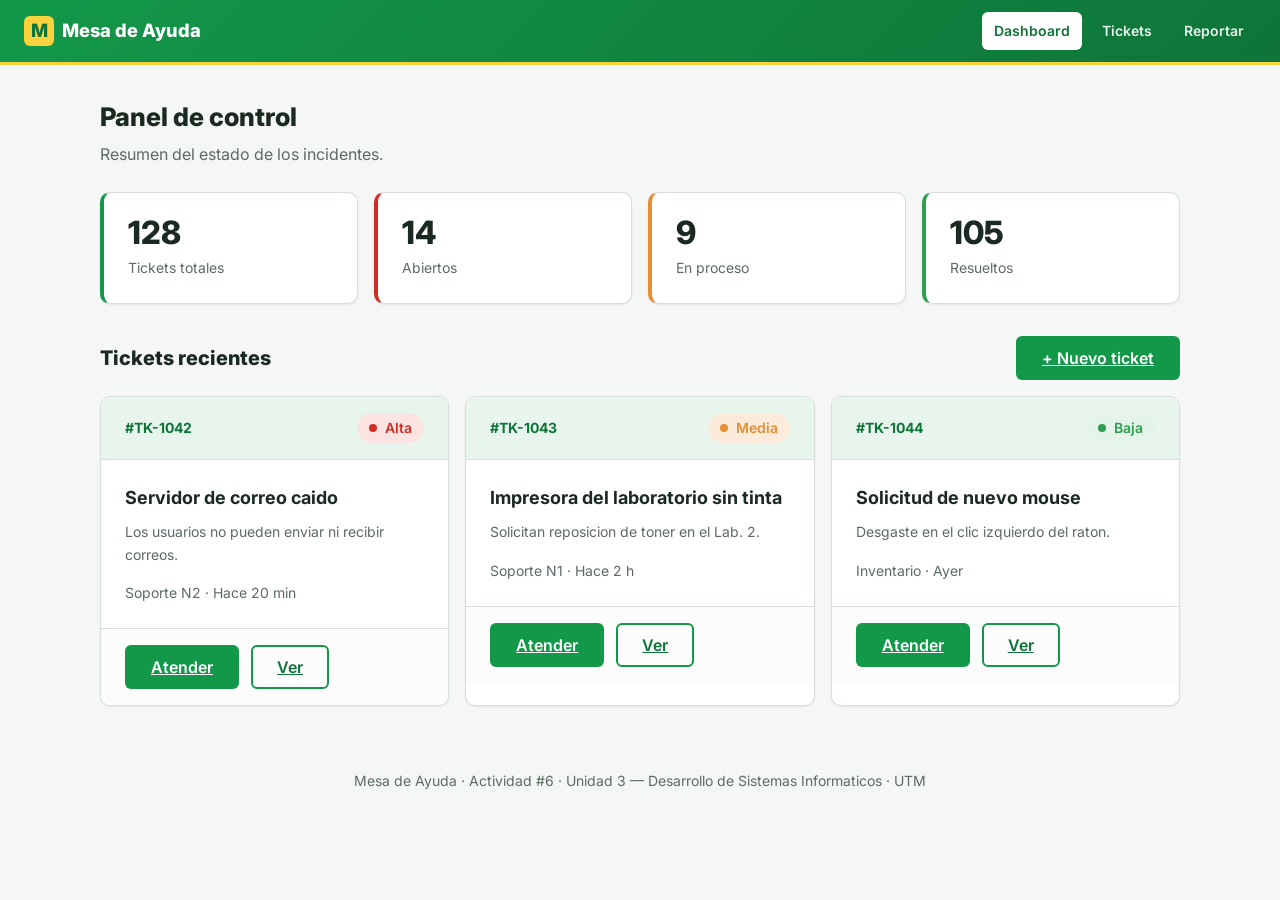
<file: index.html>
<!DOCTYPE html>
<html lang="es">
<head>
  <meta charset="UTF-8">
  <meta name="viewport" content="width=device-width, initial-scale=1.0">
  <!-- Redirige a la pagina principal del Help Desk -->
  <meta http-equiv="refresh" content="0; url=dashboard.html">
  <link rel="canonical" href="dashboard.html">
  <title>Mesa de Ayuda — UTM</title>
  <style>
    body{font-family:'Segoe UI',system-ui,sans-serif;background:#F4F7F5;color:#1B2A21;
         display:flex;min-height:100vh;align-items:center;justify-content:center;margin:0;text-align:center}
    a{color:#0E7439;font-weight:700}
  </style>
</head>
<body>
  <p>Redirigiendo al <a href="dashboard.html">Dashboard de la Mesa de Ayuda</a>…</p>
</body>
</html>
</file>
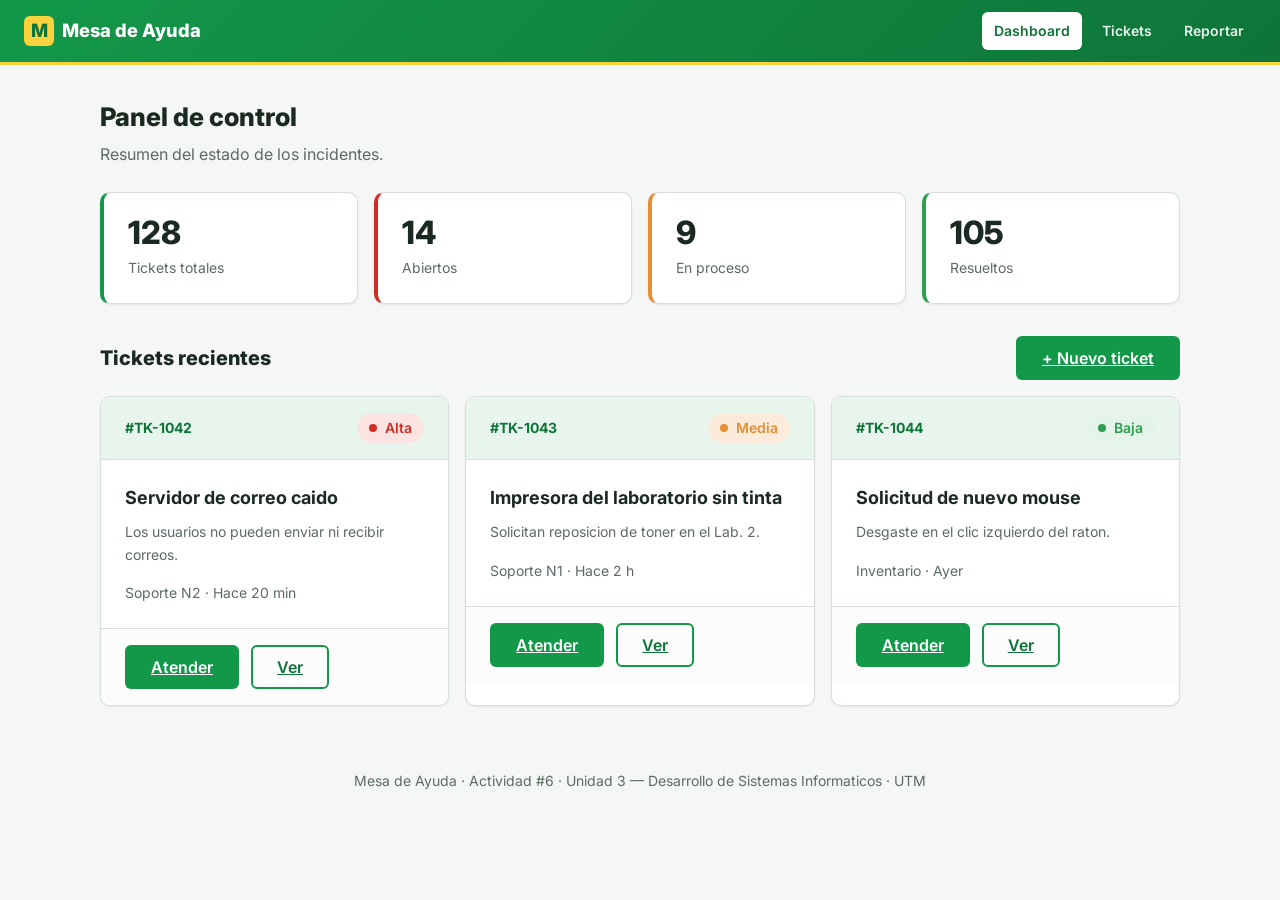
<file: dashboard.html>
<!DOCTYPE html>
<html lang="es">
<head>
  <meta charset="UTF-8">
  <!-- Diseño adaptable -->
  <meta name="viewport" content="width=device-width, initial-scale=1.0">
  <title>Dashboard · Mesa de Ayuda — UTM</title>
  <link rel="preconnect" href="https://fonts.googleapis.com">
  <link rel="preconnect" href="https://fonts.gstatic.com" crossorigin>
  <link href="https://fonts.googleapis.com/css2?family=Inter:wght@400;600;700;800&display=swap" rel="stylesheet">
  <link rel="stylesheet" href="style.css">
</head>
<body>

  <!-- ===================== NAVEGACIÓN (Flexbox) ===================== -->
  <nav class="navbar">
    <a class="navbar__brand" href="dashboard.html">
      <span class="navbar__brand-mark">M</span> Mesa de Ayuda
    </a>
    <input type="checkbox" id="navToggle" class="navbar__checkbox">
    <label for="navToggle" class="navbar__toggle" aria-label="Abrir menu">&#9776;</label>
    <ul class="navbar__links">
      <li><a class="navbar__link is-active" href="dashboard.html">Dashboard</a></li>
      <li><a class="navbar__link" href="tickets.html">Tickets</a></li>
      <li><a class="navbar__link" href="reportar.html">Reportar</a></li>
    </ul>
  </nav>

  <main class="container page">

    <header class="page-header">
      <h1 class="page-title">Panel de control</h1>
      <p class="page-subtitle">Resumen del estado de los incidentes.</p>
    </header>

    <!-- ===================== ESTADISTICAS (CSS Grid) ===================== -->
    <section class="stats-grid">
      <div class="stat-card">
        <div class="stat-card__value">128</div>
        <div class="stat-card__label">Tickets totales</div>
      </div>
      <div class="stat-card stat-card--error">
        <div class="stat-card__value">14</div>
        <div class="stat-card__label">Abiertos</div>
      </div>
      <div class="stat-card stat-card--warning">
        <div class="stat-card__value">9</div>
        <div class="stat-card__label">En proceso</div>
      </div>
      <div class="stat-card stat-card--success">
        <div class="stat-card__value">105</div>
        <div class="stat-card__label">Resueltos</div>
      </div>
    </section>

    <!-- ===================== TICKETS RECIENTES (Grid de cards) ===================== -->
    <div class="toolbar">
      <h2 class="page-title" style="font-size:1.25rem;">Tickets recientes</h2>
      <a class="btn btn--primary" href="reportar.html">+ Nuevo ticket</a>
    </div>

    <section class="cards-grid">

      <article class="card">
        <div class="card__header">
          <span class="card__id">#TK-1042</span>
          <span class="badge badge--alta">Alta</span>
        </div>
        <div class="card__body">
          <h3 class="card__title">Servidor de correo caido</h3>
          <p class="card__text">Los usuarios no pueden enviar ni recibir correos.</p>
          <p class="card__meta">Soporte N2 &middot; Hace 20 min</p>
        </div>
        <div class="card__footer">
          <a class="btn btn--primary" href="tickets.html">Atender</a>
          <a class="btn btn--outline" href="tickets.html">Ver</a>
        </div>
      </article>

      <article class="card">
        <div class="card__header">
          <span class="card__id">#TK-1043</span>
          <span class="badge badge--media">Media</span>
        </div>
        <div class="card__body">
          <h3 class="card__title">Impresora del laboratorio sin tinta</h3>
          <p class="card__text">Solicitan reposicion de toner en el Lab. 2.</p>
          <p class="card__meta">Soporte N1 &middot; Hace 2 h</p>
        </div>
        <div class="card__footer">
          <a class="btn btn--primary" href="tickets.html">Atender</a>
          <a class="btn btn--outline" href="tickets.html">Ver</a>
        </div>
      </article>

      <article class="card">
        <div class="card__header">
          <span class="card__id">#TK-1044</span>
          <span class="badge badge--baja">Baja</span>
        </div>
        <div class="card__body">
          <h3 class="card__title">Solicitud de nuevo mouse</h3>
          <p class="card__text">Desgaste en el clic izquierdo del raton.</p>
          <p class="card__meta">Inventario &middot; Ayer</p>
        </div>
        <div class="card__footer">
          <a class="btn btn--primary" href="tickets.html">Atender</a>
          <a class="btn btn--outline" href="tickets.html">Ver</a>
        </div>
      </article>

    </section>
  </main>

  <footer class="site-footer">
    <div class="container">
      Mesa de Ayuda &middot; Actividad #6 &middot; Unidad 3 &mdash; Desarrollo de Sistemas Informaticos &middot; UTM
    </div>
  </footer>

</body>
</html>
</file>
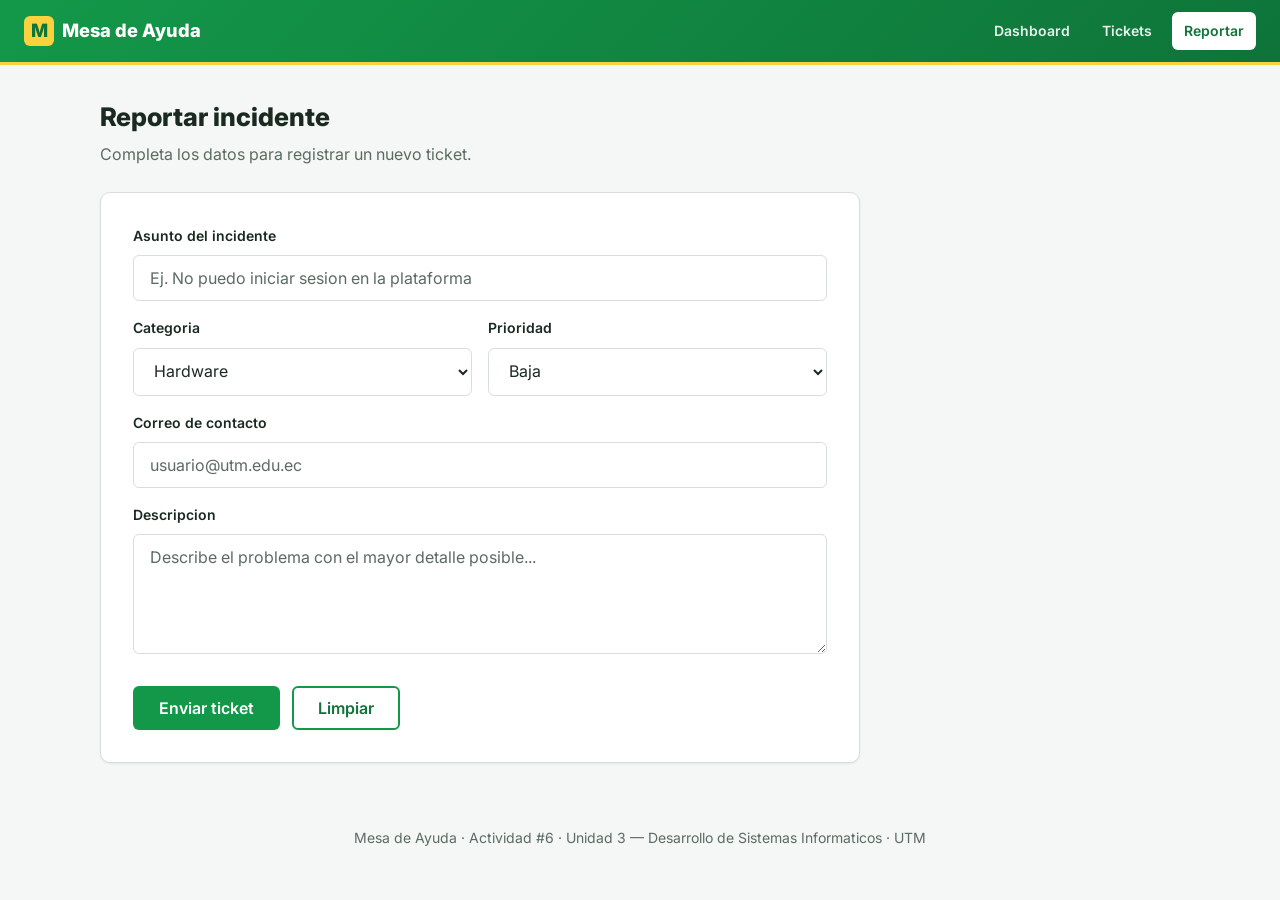
<file: reportar.html>
<!DOCTYPE html>
<html lang="es">
<head>
  <meta charset="UTF-8">
  <meta name="viewport" content="width=device-width, initial-scale=1.0">
  <title>Reportar incidente · Mesa de Ayuda — UTM</title>
  <link rel="preconnect" href="https://fonts.googleapis.com">
  <link rel="preconnect" href="https://fonts.gstatic.com" crossorigin>
  <link href="https://fonts.googleapis.com/css2?family=Inter:wght@400;600;700;800&display=swap" rel="stylesheet">
  <link rel="stylesheet" href="style.css">
</head>
<body>

  <nav class="navbar">
    <a class="navbar__brand" href="dashboard.html">
      <span class="navbar__brand-mark">M</span> Mesa de Ayuda
    </a>
    <input type="checkbox" id="navToggle" class="navbar__checkbox">
    <label for="navToggle" class="navbar__toggle" aria-label="Abrir menu">&#9776;</label>
    <ul class="navbar__links">
      <li><a class="navbar__link" href="dashboard.html">Dashboard</a></li>
      <li><a class="navbar__link" href="tickets.html">Tickets</a></li>
      <li><a class="navbar__link is-active" href="reportar.html">Reportar</a></li>
    </ul>
  </nav>

  <main class="container page">

    <header class="page-header">
      <h1 class="page-title">Reportar incidente</h1>
      <p class="page-subtitle">Completa los datos para registrar un nuevo ticket.</p>
    </header>

    <!-- ===================== FORMULARIO (Grid 2 columnas) ===================== -->
    <div class="form-card">
      <div class="form-grid">

        <div class="form-group form-group--full">
          <label class="form-label" for="asunto">Asunto del incidente</label>
          <input class="form-control" type="text" id="asunto"
                 placeholder="Ej. No puedo iniciar sesion en la plataforma">
        </div>

        <div class="form-group">
          <label class="form-label" for="categoria">Categoria</label>
          <select class="form-control" id="categoria">
            <option>Hardware</option>
            <option>Software</option>
            <option>Redes</option>
            <option>Acceso y cuentas</option>
          </select>
        </div>

        <div class="form-group">
          <label class="form-label" for="prioridad">Prioridad</label>
          <select class="form-control" id="prioridad">
            <option>Baja</option>
            <option>Media</option>
            <option>Alta</option>
          </select>
        </div>

        <div class="form-group form-group--full">
          <label class="form-label" for="correo">Correo de contacto</label>
          <input class="form-control" type="email" id="correo"
                 placeholder="usuario@utm.edu.ec">
        </div>

        <div class="form-group form-group--full">
          <label class="form-label" for="descripcion">Descripcion</label>
          <textarea class="form-control" id="descripcion"
                    placeholder="Describe el problema con el mayor detalle posible..."></textarea>
        </div>

      </div>

      <div class="form-actions">
        <button class="btn btn--primary" type="submit">Enviar ticket</button>
        <button class="btn btn--outline" type="reset">Limpiar</button>
      </div>
    </div>

  </main>

  <footer class="site-footer">
    <div class="container">
      Mesa de Ayuda &middot; Actividad #6 &middot; Unidad 3 &mdash; Desarrollo de Sistemas Informaticos &middot; UTM
    </div>
  </footer>

</body>
</html>
</file>
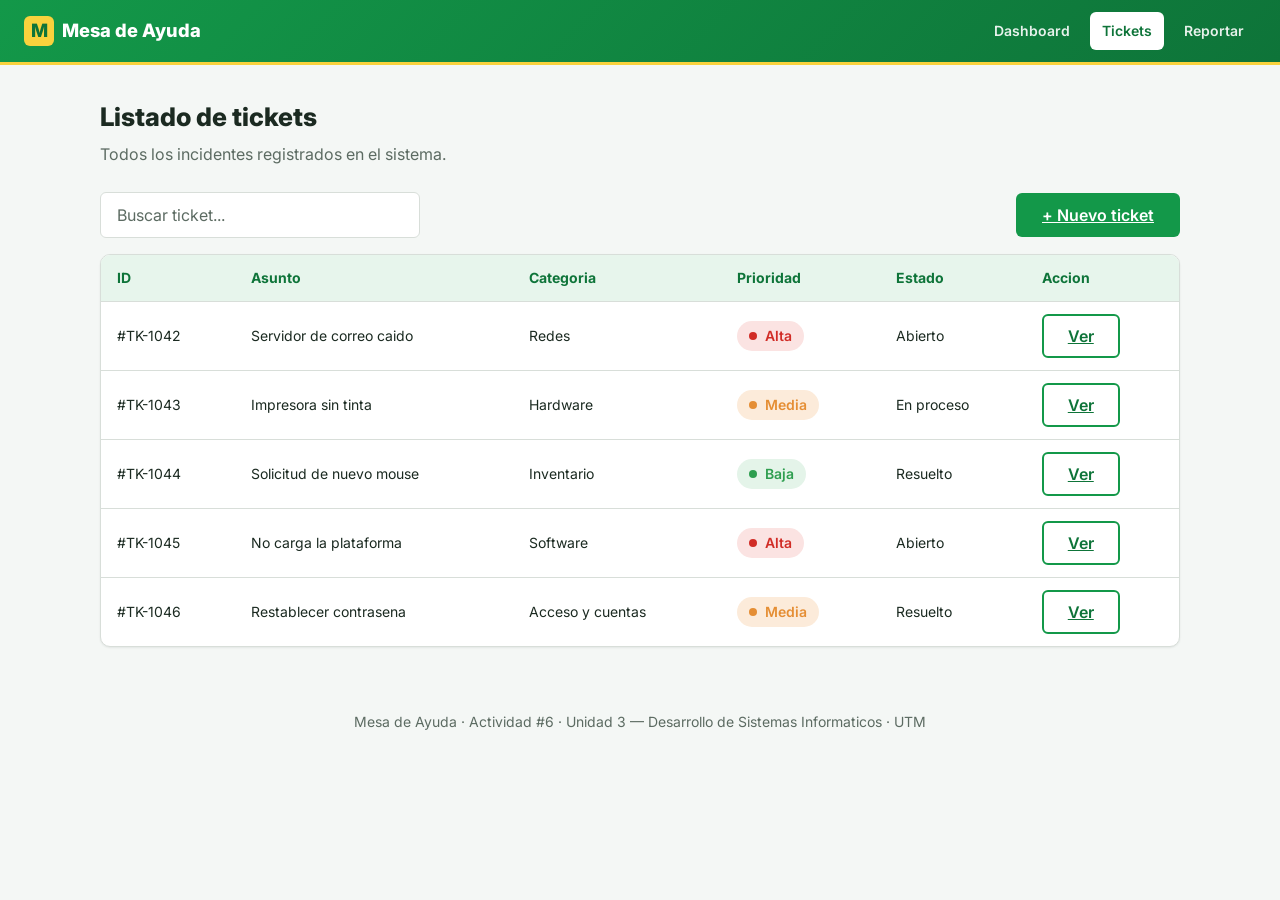
<file: tickets.html>
<!DOCTYPE html>
<html lang="es">
<head>
  <meta charset="UTF-8">
  <meta name="viewport" content="width=device-width, initial-scale=1.0">
  <title>Tickets · Mesa de Ayuda — UTM</title>
  <link rel="preconnect" href="https://fonts.googleapis.com">
  <link rel="preconnect" href="https://fonts.gstatic.com" crossorigin>
  <link href="https://fonts.googleapis.com/css2?family=Inter:wght@400;600;700;800&display=swap" rel="stylesheet">
  <link rel="stylesheet" href="style.css">
</head>
<body>

  <nav class="navbar">
    <a class="navbar__brand" href="dashboard.html">
      <span class="navbar__brand-mark">M</span> Mesa de Ayuda
    </a>
    <input type="checkbox" id="navToggle" class="navbar__checkbox">
    <label for="navToggle" class="navbar__toggle" aria-label="Abrir menu">&#9776;</label>
    <ul class="navbar__links">
      <li><a class="navbar__link" href="dashboard.html">Dashboard</a></li>
      <li><a class="navbar__link is-active" href="tickets.html">Tickets</a></li>
      <li><a class="navbar__link" href="reportar.html">Reportar</a></li>
    </ul>
  </nav>

  <main class="container page">

    <header class="page-header">
      <h1 class="page-title">Listado de tickets</h1>
      <p class="page-subtitle">Todos los incidentes registrados en el sistema.</p>
    </header>

    <div class="toolbar">
      <div class="form-group" style="margin:0; max-width:320px; width:100%;">
        <input class="form-control" type="search" placeholder="Buscar ticket...">
      </div>
      <a class="btn btn--primary" href="reportar.html">+ Nuevo ticket</a>
    </div>

    <!-- ===================== TABLA DE TICKETS ===================== -->
    <!-- En movil (< 768px) cada fila se apila como tarjeta usando data-label -->
    <div class="table-wrap">
      <table class="table">
        <thead>
          <tr>
            <th>ID</th>
            <th>Asunto</th>
            <th>Categoria</th>
            <th>Prioridad</th>
            <th>Estado</th>
            <th>Accion</th>
          </tr>
        </thead>
        <tbody>
          <tr>
            <td data-label="ID">#TK-1042</td>
            <td data-label="Asunto">Servidor de correo caido</td>
            <td data-label="Categoria">Redes</td>
            <td data-label="Prioridad"><span class="badge badge--alta">Alta</span></td>
            <td data-label="Estado">Abierto</td>
            <td data-label="Accion"><a class="btn btn--outline" href="#">Ver</a></td>
          </tr>
          <tr>
            <td data-label="ID">#TK-1043</td>
            <td data-label="Asunto">Impresora sin tinta</td>
            <td data-label="Categoria">Hardware</td>
            <td data-label="Prioridad"><span class="badge badge--media">Media</span></td>
            <td data-label="Estado">En proceso</td>
            <td data-label="Accion"><a class="btn btn--outline" href="#">Ver</a></td>
          </tr>
          <tr>
            <td data-label="ID">#TK-1044</td>
            <td data-label="Asunto">Solicitud de nuevo mouse</td>
            <td data-label="Categoria">Inventario</td>
            <td data-label="Prioridad"><span class="badge badge--baja">Baja</span></td>
            <td data-label="Estado">Resuelto</td>
            <td data-label="Accion"><a class="btn btn--outline" href="#">Ver</a></td>
          </tr>
          <tr>
            <td data-label="ID">#TK-1045</td>
            <td data-label="Asunto">No carga la plataforma</td>
            <td data-label="Categoria">Software</td>
            <td data-label="Prioridad"><span class="badge badge--alta">Alta</span></td>
            <td data-label="Estado">Abierto</td>
            <td data-label="Accion"><a class="btn btn--outline" href="#">Ver</a></td>
          </tr>
          <tr>
            <td data-label="ID">#TK-1046</td>
            <td data-label="Asunto">Restablecer contrasena</td>
            <td data-label="Categoria">Acceso y cuentas</td>
            <td data-label="Prioridad"><span class="badge badge--media">Media</span></td>
            <td data-label="Estado">Resuelto</td>
            <td data-label="Accion"><a class="btn btn--outline" href="#">Ver</a></td>
          </tr>
        </tbody>
      </table>
    </div>

  </main>

  <footer class="site-footer">
    <div class="container">
      Mesa de Ayuda &middot; Actividad #6 &middot; Unidad 3 &mdash; Desarrollo de Sistemas Informaticos &middot; UTM
    </div>
  </footer>

</body>
</html>
</file>
<file: style.css>
/* ==========================================================================
   DESIGN SYSTEM — MESA DE AYUDA (HELP DESK)
   Sistema de Gestión de Incidentes
   Actividad #5 · Unidad 3 · Desarrollo de Sistemas Informáticos — UTM Online
   --------------------------------------------------------------------------
   UI Kit reutilizable construido con CSS3 puro:
   variables (:root), modelo de cajas y selectores avanzados.
   Paleta corporativa extraída del escudo de la Universidad Técnica de Manabí.
   ========================================================================== */

/* --------------------------------------------------------------------------
   1. CONFIGURACIÓN DEL DESIGN SYSTEM (Variables :root)
   -------------------------------------------------------------------------- */
:root {

  /* ---- Paleta corporativa (colores del escudo UTM) ---- */
  --color-primary:        #139849;   /* Verde institucional UTM        */
  --color-primary-dark:   #0E7439;   /* Estados :hover / :active       */
  --color-primary-light:  #E7F5EC;   /* Fondos suaves y realces        */

  --color-secondary:      #F9D23D;   /* Dorado UTM (banda "PATRIA")     */
  --color-secondary-dark: #D9B216;   /* Estado :hover del secundario   */

  /* ---- Colores semánticos ---- */
  --color-success: #2E9E4F;          /* Éxito  · Prioridad Baja        */
  --color-warning: #E58E34;          /* Aviso  · Prioridad Media       */
  --color-error:   #D12C26;          /* Error  · Prioridad Alta (rojo UTM) */
  --color-info:    #2E7FA5;          /* Informativo (azul del escudo)  */

  /* ---- Neutros (interfaz) ---- */
  --color-ink:     #1B2A21;          /* Texto principal                */
  --color-muted:   #5C6B62;          /* Texto secundario               */
  --color-border:  #D8DED9;          /* Bordes                         */
  --color-surface: #FFFFFF;          /* Superficies (tarjetas, campos) */
  --color-bg:      #F4F7F5;          /* Fondo general de la aplicación */

  /* ---- Tipografía base ---- */
  --font-base: 'Inter', system-ui, -apple-system, 'Segoe UI', Roboto, Arial, sans-serif;
  --fs-base:   1rem;      /* 16px */
  --fs-sm:     0.875rem;  /* 14px */
  --fs-lg:     1.125rem;  /* 18px */
  --lh-base:   1.6;

  /* ---- Escala de espaciado ---- */
  --space-1: 0.25rem;
  --space-2: 0.5rem;
  --space-3: 0.75rem;
  --space-4: 1rem;
  --space-5: 1.5rem;
  --space-6: 2rem;

  /* ---- Radios y sombras ---- */
  --radius-sm: 6px;
  --radius-md: 10px;
  --radius-pill: 999px;
  --shadow-sm: 0 1px 2px rgba(27, 42, 33, 0.08);
  --shadow-md: 0 4px 14px rgba(27, 42, 33, 0.12);
  --shadow-focus: 0 0 0 3px rgba(19, 152, 73, 0.30); /* anillo de foco */

  /* ---- Transición base ---- */
  --transition: 160ms ease-in-out;
}

/* --------------------------------------------------------------------------
   2. RESET / BASE
   Regla general box-sizing: border-box (patrón del compendio, Unidad 3)
   -------------------------------------------------------------------------- */
html {
  box-sizing: border-box;
}
*,
*::before,
*::after {
  box-sizing: inherit;
  margin: 0;
  padding: 0;
}

body {
  font-family: var(--font-base);
  font-size: var(--fs-base);
  line-height: var(--lh-base);
  color: var(--color-ink);
  background-color: var(--color-bg);
  -webkit-font-smoothing: antialiased;
}

/* Accesibilidad: respeta la preferencia de movimiento reducido */
@media (prefers-reduced-motion: reduce) {
  * {
    transition: none !important;
    animation: none !important;
  }
}

/* --------------------------------------------------------------------------
   3. LAYOUT DE LA PÁGINA DE DEMOSTRACIÓN
   -------------------------------------------------------------------------- */
.container {
  width: 100%;
  max-width: 1080px;
  margin: 0 auto;
  padding: 0 var(--space-5);
}

/* Encabezado principal con degradado (gradiente lineal, Unidad 3) */
.site-header {
  background: linear-gradient(135deg, var(--color-primary), var(--color-primary-dark));
  color: #fff;
  padding: var(--space-6) 0;
  border-bottom: 4px solid var(--color-secondary);
}
.site-header h1 {
  font-size: 1.9rem;
  font-weight: 800;
  letter-spacing: -0.02em;
}
.site-header p {
  margin-top: var(--space-2);
  font-size: var(--fs-lg);
  opacity: 0.92;
}
.site-header .eyebrow {
  display: inline-block;
  font-size: var(--fs-sm);
  font-weight: 600;
  text-transform: uppercase;
  letter-spacing: 0.08em;
  color: var(--color-secondary);
  margin-bottom: var(--space-2);
}

/* Cada bloque de componentes */
.section {
  padding: var(--space-6) 0;
  border-bottom: 1px solid var(--color-border);
}
.section__title {
  font-size: 1.35rem;
  font-weight: 700;
  color: var(--color-primary-dark);
  margin-bottom: var(--space-2);
}
.section__desc {
  color: var(--color-muted);
  margin-bottom: var(--space-5);
  max-width: 62ch;
}

/* Rejilla flexible para mostrar los componentes (Flexbox) */
.showcase {
  display: flex;
  flex-wrap: wrap;
  gap: var(--space-4);
  align-items: flex-start;
}

/* --------------------------------------------------------------------------
   4. COMPONENTE · BOTONES
   Clases: .btn (base) + variantes de color + estados :hover / :focus
   -------------------------------------------------------------------------- */
.btn {
  display: inline-flex;
  align-items: center;
  justify-content: center;
  gap: var(--space-2);
  font-family: inherit;
  font-size: var(--fs-base);
  font-weight: 600;
  line-height: 1;
  padding: var(--space-3) var(--space-5);
  border: 2px solid transparent;
  border-radius: var(--radius-sm);
  cursor: pointer;
  transition: background-color var(--transition),
              border-color var(--transition),
              transform var(--transition);
}
.btn:active {
  transform: translateY(1px);
}
/* Foco visible por teclado (accesibilidad) */
.btn:focus-visible {
  outline: none;
  box-shadow: var(--shadow-focus);
}

/* Botón primario */
.btn--primary {
  background-color: var(--color-primary);
  color: #fff;
}
.btn--primary:hover {
  background-color: var(--color-primary-dark);
}

/* Botón secundario */
.btn--secondary {
  background-color: var(--color-secondary);
  color: var(--color-ink);
}
.btn--secondary:hover {
  background-color: var(--color-secondary-dark);
}

/* Botón de peligro */
.btn--danger {
  background-color: var(--color-error);
  color: #fff;
}
.btn--danger:hover {
  background-color: #A81E19;
}

/* Botón contorneado (variante reutilizable) */
.btn--outline {
  background-color: transparent;
  border-color: var(--color-primary);
  color: var(--color-primary-dark);
}
.btn--outline:hover {
  background-color: var(--color-primary-light);
}

/* Estado deshabilitado */
.btn:disabled,
.btn[disabled] {
  opacity: 0.5;
  cursor: not-allowed;
}

/* --------------------------------------------------------------------------
   5. COMPONENTE · FORMULARIOS
   Campos de texto (input) y listas desplegables (select)
   con borde, padding y sombreado al hacer foco (:focus)
   -------------------------------------------------------------------------- */
.form-group {
  margin-bottom: var(--space-5);
  max-width: 380px;
}
.form-label {
  display: block;
  font-size: var(--fs-sm);
  font-weight: 600;
  margin-bottom: var(--space-2);
  color: var(--color-ink);
}

/* Clase común reutilizada por input y select */
.form-control {
  width: 100%;
  font-family: inherit;
  font-size: var(--fs-base);
  color: var(--color-ink);
  background-color: var(--color-surface);
  padding: var(--space-3) var(--space-4);
  border: 1.5px solid var(--color-border);
  border-radius: var(--radius-sm);
  transition: border-color var(--transition), box-shadow var(--transition);
}
.form-control::placeholder {
  color: var(--color-muted);
}

/* Sombreado al hacer clic / enfocar el campo */
.form-control:focus {
  outline: none;
  border-color: var(--color-primary);
  box-shadow: var(--shadow-focus);
}

/* Estado de error del campo */
.form-control.is-invalid {
  border-color: var(--color-error);
}
.form-hint {
  display: block;
  margin-top: var(--space-2);
  font-size: var(--fs-sm);
  color: var(--color-muted);
}

/* --------------------------------------------------------------------------
   6. COMPONENTE · TARJETAS (CARDS)
   Contenedor con sombra (box-shadow) y bordes redondeados
   para mostrar la información de un ticket
   -------------------------------------------------------------------------- */
.card {
  width: 320px;
  background-color: var(--color-surface);
  border: 1px solid var(--color-border);
  border-radius: var(--radius-md);
  box-shadow: var(--shadow-sm);
  overflow: hidden;
  transition: box-shadow var(--transition), transform var(--transition);
}
.card:hover {
  box-shadow: var(--shadow-md);
  transform: translateY(-2px);
}
.card__header {
  display: flex;
  align-items: center;
  justify-content: space-between;
  gap: var(--space-3);
  padding: var(--space-4) var(--space-5);
  border-bottom: 1px solid var(--color-border);
  background-color: var(--color-primary-light);
}
.card__id {
  font-size: var(--fs-sm);
  font-weight: 700;
  color: var(--color-primary-dark);
}
.card__body {
  padding: var(--space-5);
}
.card__title {
  font-size: var(--fs-lg);
  font-weight: 700;
  margin-bottom: var(--space-2);
}
.card__text {
  font-size: var(--fs-sm);
  color: var(--color-muted);
}
.card__meta {
  margin-top: var(--space-4);
  font-size: var(--fs-sm);
  color: var(--color-muted);
}
.card__footer {
  display: flex;
  gap: var(--space-3);
  padding: var(--space-4) var(--space-5);
  border-top: 1px solid var(--color-border);
  background-color: #FBFCFB;
}

/* --------------------------------------------------------------------------
   7. COMPONENTE · ALERTAS / BADGES (Prioridad del ticket)
   Etiquetas de color para indicar Alta, Media y Baja
   -------------------------------------------------------------------------- */
.badge {
  display: inline-flex;
  align-items: center;
  gap: var(--space-2);
  font-size: var(--fs-sm);
  font-weight: 600;
  line-height: 1;
  padding: var(--space-2) var(--space-3);
  border-radius: var(--radius-pill);
}
/* Punto indicador reutilizable dentro del badge */
.badge::before {
  content: "";
  width: 8px;
  height: 8px;
  border-radius: 50%;
  background-color: currentColor;
}
.badge--alta {
  background-color: #FBE3E2;
  color: var(--color-error);
}
.badge--media {
  background-color: #FCEBDA;
  color: var(--color-warning);
}
.badge--baja {
  background-color: #E4F4E9;
  color: var(--color-success);
}

/* --------------------------------------------------------------------------
   8. COMPONENTE · ALERTAS DE MENSAJE (bloque)
   Reutiliza los colores semánticos del sistema
   -------------------------------------------------------------------------- */
.alert {
  padding: var(--space-4) var(--space-5);
  border-radius: var(--radius-sm);
  border-left: 4px solid;
  font-size: var(--fs-sm);
  margin-bottom: var(--space-3);
}
.alert--success {
  background-color: #E4F4E9;
  border-color: var(--color-success);
  color: #1E6A35;
}
.alert--warning {
  background-color: #FCEBDA;
  border-color: var(--color-warning);
  color: #9A5A18;
}
.alert--error {
  background-color: #FBE3E2;
  border-color: var(--color-error);
  color: #A81E19;
}

/* --------------------------------------------------------------------------
   9. UTILIDAD · Muestras de color de la paleta
   -------------------------------------------------------------------------- */
.swatches {
  display: flex;
  flex-wrap: wrap;
  gap: var(--space-3);
}
.swatch {
  width: 140px;
  border: 1px solid var(--color-border);
  border-radius: var(--radius-sm);
  overflow: hidden;
  font-size: var(--fs-sm);
}
.swatch__color {
  height: 64px;
}
.swatch__label {
  padding: var(--space-2) var(--space-3);
  background: var(--color-surface);
}
.swatch__label strong { display: block; }
.swatch__label span { color: var(--color-muted); }

/* --------------------------------------------------------------------------
   10. DISEÑO ADAPTABLE (Media Queries)
   Ajustes para tablet y móvil (< 768px)
   -------------------------------------------------------------------------- */
@media (max-width: 768px) {
  .site-header h1 { font-size: 1.5rem; }

  .card { width: 100%; }

  /* Los botones ocupan el ancho completo en móvil */
  .showcase--stack .btn { width: 100%; }

  .form-group { max-width: 100%; }
}

/* Pie de página */
.site-footer {
  padding: var(--space-6) 0;
  text-align: center;
  font-size: var(--fs-sm);
  color: var(--color-muted);
}

/* ==========================================================================
   CAPA DE LAYOUT — ACTIVIDAD #6 (Diseño adaptable y layout responsive)
   Integra el UI Kit anterior con navegación, dashboard, tabla y media queries.
   ========================================================================== */

/* --------------------------------------------------------------------------
   A. BARRA DE NAVEGACIÓN (Flexbox)
   Menú horizontal en escritorio · vertical en móvil (< 768px)
   -------------------------------------------------------------------------- */
.navbar {
  display: flex;
  align-items: center;
  justify-content: space-between;
  flex-wrap: wrap;
  gap: var(--space-3);
  background: linear-gradient(135deg, var(--color-primary), var(--color-primary-dark));
  padding: var(--space-3) var(--space-5);
  border-bottom: 3px solid var(--color-secondary);
}
.navbar__brand {
  display: inline-flex;
  align-items: center;
  gap: var(--space-2);
  color: #fff;
  font-weight: 800;
  font-size: 1.15rem;
  text-decoration: none;
}
.navbar__brand-mark {
  display: inline-flex;
  align-items: center;
  justify-content: center;
  width: 30px; height: 30px;
  background: var(--color-secondary);
  color: var(--color-primary-dark);
  border-radius: var(--radius-sm);
  font-weight: 800;
}
/* Botón hamburguesa (solo visible en móvil) mediante checkbox-hack (sin JS) */
.navbar__checkbox { display: none; }
.navbar__toggle {
  display: none;
  cursor: pointer;
  color: #fff;
  font-size: 1.5rem;
  line-height: 1;
  padding: var(--space-1) var(--space-2);
  border-radius: var(--radius-sm);
}
.navbar__links {
  display: flex;
  align-items: center;
  gap: var(--space-2);
  list-style: none;
}
.navbar__link {
  display: block;
  color: rgba(255, 255, 255, 0.9);
  text-decoration: none;
  font-weight: 600;
  font-size: var(--fs-sm);
  padding: var(--space-2) var(--space-3);
  border-radius: var(--radius-sm);
  transition: background-color var(--transition), color var(--transition);
}
.navbar__link:hover {
  background: rgba(255, 255, 255, 0.15);
  color: #fff;
}
.navbar__link.is-active {
  background: #fff;
  color: var(--color-primary-dark);
}

/* --------------------------------------------------------------------------
   B. ESTRUCTURA DE PÁGINA
   -------------------------------------------------------------------------- */
.page { padding: var(--space-6) 0; }
.page-header { margin-bottom: var(--space-5); }
.page-title {
  font-size: 1.6rem;
  font-weight: 800;
  color: var(--color-ink);
}
.page-subtitle {
  color: var(--color-muted);
  margin-top: var(--space-1);
}
.toolbar {
  display: flex;
  align-items: center;
  justify-content: space-between;
  flex-wrap: wrap;
  gap: var(--space-3);
  margin-bottom: var(--space-4);
}

/* --------------------------------------------------------------------------
   C. DASHBOARD — Rejilla de estadísticas (CSS Grid)
   -------------------------------------------------------------------------- */
.stats-grid {
  display: grid;
  grid-template-columns: repeat(4, 1fr);
  gap: var(--space-4);
  margin-bottom: var(--space-6);
}
.stat-card {
  background: var(--color-surface);
  border: 1px solid var(--color-border);
  border-left: 4px solid var(--color-primary);
  border-radius: var(--radius-md);
  padding: var(--space-5);
  box-shadow: var(--shadow-sm);
}
.stat-card--warning { border-left-color: var(--color-warning); }
.stat-card--error   { border-left-color: var(--color-error); }
.stat-card--success { border-left-color: var(--color-success); }
.stat-card__value {
  font-size: 2rem;
  font-weight: 800;
  color: var(--color-ink);
  line-height: 1;
}
.stat-card__label {
  margin-top: var(--space-2);
  font-size: var(--fs-sm);
  color: var(--color-muted);
}

/* Rejilla de tarjetas de ticket (CSS Grid fluido) */
.cards-grid {
  display: grid;
  grid-template-columns: repeat(auto-fill, minmax(280px, 1fr));
  gap: var(--space-4);
}
.cards-grid .card { width: auto; }

/* --------------------------------------------------------------------------
   D. TABLA DE TICKETS
   100% de ancho · se convierte en tarjetas apiladas en móvil (sin scroll horizontal)
   -------------------------------------------------------------------------- */
.table-wrap {
  background: var(--color-surface);
  border: 1px solid var(--color-border);
  border-radius: var(--radius-md);
  box-shadow: var(--shadow-sm);
  overflow: hidden;
}
.table {
  width: 100%;
  border-collapse: collapse;
}
.table th,
.table td {
  text-align: left;
  padding: var(--space-3) var(--space-4);
  border-bottom: 1px solid var(--color-border);
  font-size: var(--fs-sm);
}
.table th {
  background: var(--color-primary-light);
  color: var(--color-primary-dark);
  font-weight: 700;
}
.table tbody tr:last-child td { border-bottom: none; }
.table tbody tr:hover { background: #FBFCFB; }

/* --------------------------------------------------------------------------
   E. FORMULARIO DE REPORTE — rejilla de dos columnas
   -------------------------------------------------------------------------- */
.form-card {
  background: var(--color-surface);
  border: 1px solid var(--color-border);
  border-radius: var(--radius-md);
  box-shadow: var(--shadow-sm);
  padding: var(--space-6);
  max-width: 760px;
}
.form-grid {
  display: grid;
  grid-template-columns: 1fr 1fr;
  gap: var(--space-4);
}
.form-grid .form-group { margin-bottom: 0; max-width: 100%; }
.form-grid .form-group--full { grid-column: 1 / -1; }
.form-actions {
  display: flex;
  gap: var(--space-3);
  margin-top: var(--space-5);
}
/* El área de texto reutiliza .form-control */
textarea.form-control {
  min-height: 120px;
  resize: vertical;
}

/* --------------------------------------------------------------------------
   F. MEDIA QUERIES — Diseño adaptable
   -------------------------------------------------------------------------- */

/* Tablet (<= 992px): estadísticas en 2 columnas */
@media (max-width: 992px) {
  .stats-grid { grid-template-columns: repeat(2, 1fr); }
}

/* Móvil (< 768px) */
@media (max-width: 768px) {

  /* Menú de navegación vertical */
  .navbar__toggle { display: block; }
  .navbar__links {
    display: none;
    flex-basis: 100%;
    flex-direction: column;
    align-items: stretch;
    gap: var(--space-1);
    padding-top: var(--space-3);
  }
  .navbar__checkbox:checked ~ .navbar__links { display: flex; }

  /* Estadísticas y formulario en una sola columna */
  .stats-grid { grid-template-columns: 1fr; }
  .form-grid  { grid-template-columns: 1fr; }
  .form-card  { padding: var(--space-5); }
  .form-actions .btn { flex: 1; }

  /* La tabla se transforma en tarjetas apiladas (ancho 100%, sin scroll) */
  .table thead { display: none; }
  .table, .table tbody, .table tr, .table td { display: block; width: 100%; }
  .table tr {
    border: 1px solid var(--color-border);
    border-radius: var(--radius-sm);
    margin: var(--space-3);
    padding: var(--space-2) 0;
  }
  .table td {
    display: flex;
    align-items: center;
    justify-content: space-between;
    gap: var(--space-4);
    border-bottom: 1px dashed var(--color-border);
  }
  .table tr td:last-child { border-bottom: none; }
  /* Etiqueta de cada celda tomada del atributo data-label */
  .table td::before {
    content: attr(data-label);
    font-weight: 700;
    color: var(--color-muted);
  }
}
</file>
